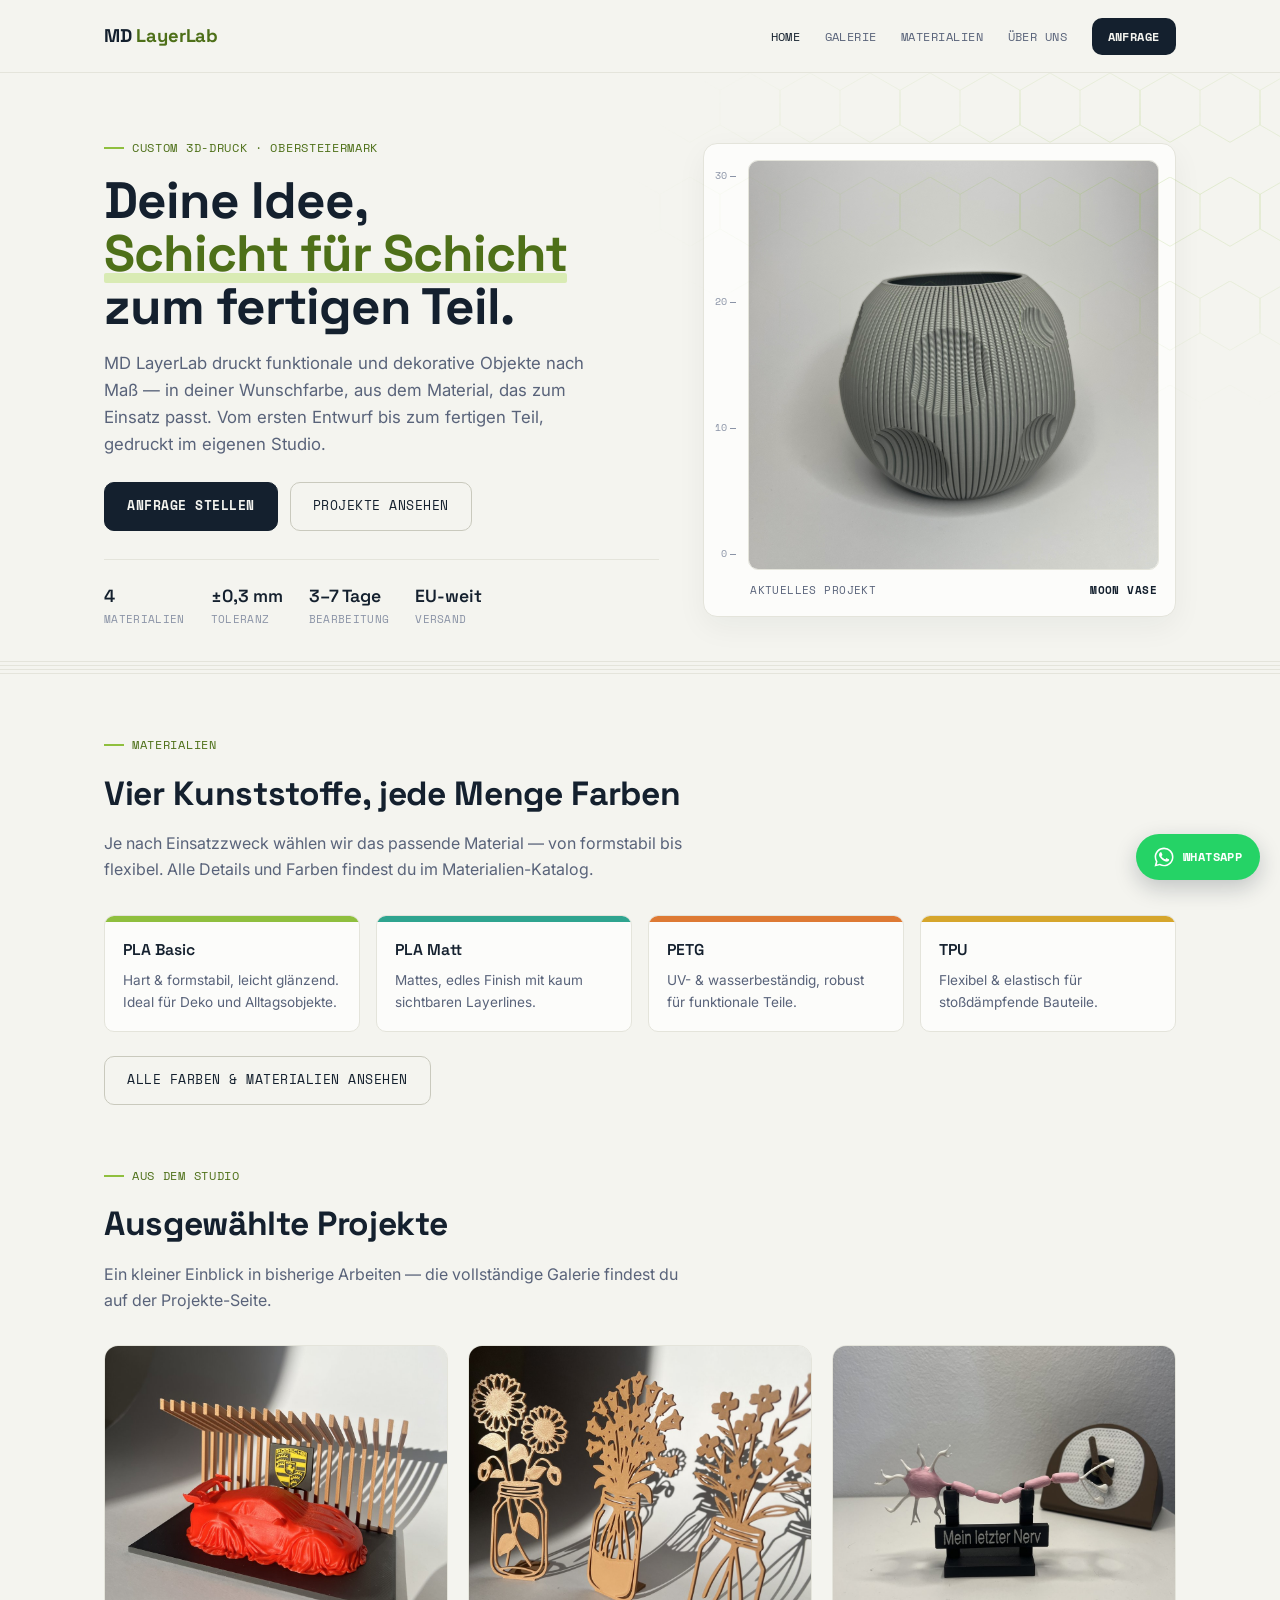
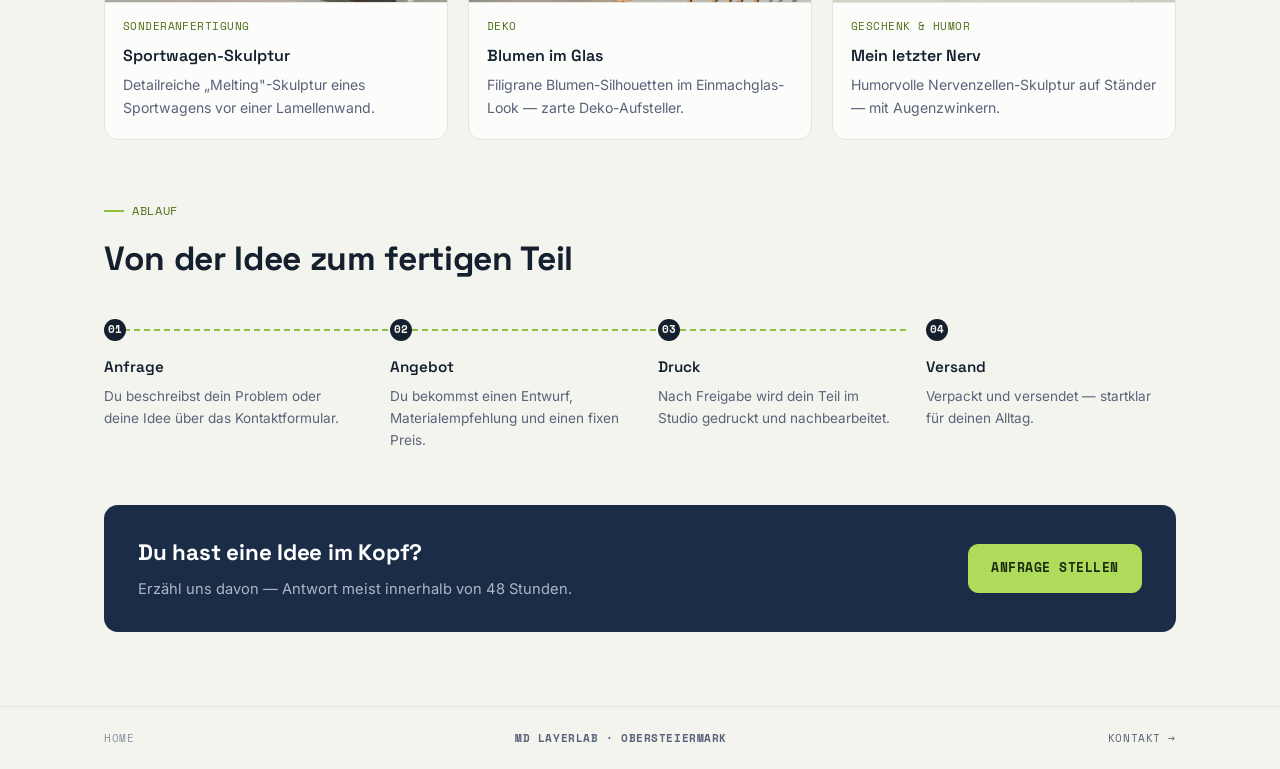
<file: index.html>
<!DOCTYPE html>
<html lang="de">
<head>
<meta charset="UTF-8">
<meta name="viewport" content="width=device-width, initial-scale=1.0">
<title>MD LayerLab — Individuelle 3D-Druck-Objekte auf Bestellung</title>
<meta name="description" content="MD LayerLab druckt funktionale und dekorative 3D-Objekte nach Maß — in deiner Wunschfarbe, aus dem passenden Material. Custom 3D-Druck aus der Obersteiermark.">
<link rel="stylesheet" href="style.css">
</head>
<body>

<header class="site-header">
  <div class="wrap">
    <a href="index.html" class="brand">MD&nbsp;<b>LayerLab</b></a>
    <button class="nav-toggle" aria-label="Menü öffnen" aria-expanded="false" id="navToggle"><span></span></button>
    <nav class="main-nav" id="mainNav">
      <ul>
        <li><a href="index.html" aria-current="page">Home</a></li>
        <li><a href="galerie.html">Galerie</a></li>
        <li><a href="materialien.html">Materialien</a></li>
        <li><a href="ueber-mich.html">Über uns</a></li>
        <li><a href="kontakt.html" class="nav-cta">Anfrage</a></li>
      </ul>
    </nav>
  </div>
</header>

<main>

  <section class="hero hex-field">
    <div class="wrap">
      <div>
        <span class="eyebrow">Custom 3D-Druck · Obersteiermark</span>
        <h1>Deine Idee,<br><em>Schicht für Schicht</em><br>zum fertigen Teil.</h1>
        <p class="lede">MD LayerLab druckt funktionale und dekorative Objekte nach Maß — in deiner Wunschfarbe, aus dem Material, das zum Einsatz passt. Vom ersten Entwurf bis zum fertigen Teil, gedruckt im eigenen Studio.</p>
        <div class="btn-row">
          <a href="kontakt.html" class="btn">Anfrage stellen</a>
          <a href="galerie.html" class="btn btn-ghost">Projekte ansehen</a>
        </div>
        <div class="spec-row">
          <div class="s"><div class="v">4</div><div class="k">Materialien</div></div>
          <div class="s"><div class="v">±0,3 mm</div><div class="k">Toleranz</div></div>
          <div class="s"><div class="v">3–7 Tage</div><div class="k">Bearbeitung</div></div>
          <div class="s"><div class="v">EU-weit</div><div class="k">Versand</div></div>
        </div>
      </div>

      <div class="bed">
        <div class="zscale"><span>30</span><span>20</span><span>10</span><span>0</span></div>
        <div class="bed-img"><img src="project_moon-vase.jpeg?v=2" alt="Moon Vase — gedruckt von MD LayerLab"></div>
        <div class="bed-bar"><span>Aktuelles Projekt</span><span><b>Moon Vase</b></span></div>
      </div>
    </div>
  </section>

  <div class="layer-divider"></div>

  <section class="section">
    <div class="wrap">
      <div class="section-head">
        <span class="eyebrow">Materialien</span>
        <h2>Vier Kunststoffe, jede Menge Farben</h2>
        <p>Je nach Einsatzzweck wählen wir das passende Material — von formstabil bis flexibel. Alle Details und Farben findest du im Materialien-Katalog.</p>
      </div>
      <div class="material-strip">
        <div class="m-card" style="--tag-color:#8FBF3E;"><div class="bar"></div><div class="in"><h3>PLA Basic</h3><p>Hart &amp; formstabil, leicht glänzend. Ideal für Deko und Alltagsobjekte.</p></div></div>
        <div class="m-card" style="--tag-color:#2FA48F;"><div class="bar"></div><div class="in"><h3>PLA Matt</h3><p>Mattes, edles Finish mit kaum sichtbaren Layerlines.</p></div></div>
        <div class="m-card" style="--tag-color:#DE7A34;"><div class="bar"></div><div class="in"><h3>PETG</h3><p>UV- &amp; wasserbeständig, robust für funktionale Teile.</p></div></div>
        <div class="m-card" style="--tag-color:#D6A62C;"><div class="bar"></div><div class="in"><h3>TPU</h3><p>Flexibel &amp; elastisch für stoßdämpfende Bauteile.</p></div></div>
      </div>
      <div style="margin-top:24px;">
        <a href="materialien.html" class="btn btn-ghost">Alle Farben &amp; Materialien ansehen</a>
      </div>
    </div>
  </section>

  <section class="section" style="padding-top:0;">
    <div class="wrap">
      <div class="section-head">
        <span class="eyebrow">Aus dem Studio</span>
        <h2>Ausgewählte Projekte</h2>
        <p>Ein kleiner Einblick in bisherige Arbeiten — die vollständige Galerie findest du auf der Projekte-Seite.</p>
      </div>
      <div class="grid">
        <div class="card">
          <div class="photo"><img src="project_porsche.jpeg?v=3" style="object-position:center 70%;" alt="Sportwagen-Skulptur im Melting-Look auf Lamellen-Display"></div>
          <div class="body"><span class="meta">Sonderanfertigung</span><h3>Sportwagen-Skulptur</h3><p>Detailreiche „Melting"-Skulptur eines Sportwagens vor einer Lamellenwand.</p></div>
        </div>
        <div class="card">
          <div class="photo"><img src="project_flowers.jpeg?v=2" alt="Filigrane Blumen-Silhouetten im Einmachglas-Look"></div>
          <div class="body"><span class="meta">Deko</span><h3>Blumen im Glas</h3><p>Filigrane Blumen-Silhouetten im Einmachglas-Look — zarte Deko-Aufsteller.</p></div>
        </div>
        <div class="card">
          <div class="photo"><img src="project_nerv.jpeg?v=2" alt="Humorvolle Nervenzellen-Skulptur mit Schriftzug Mein letzter Nerv"></div>
          <div class="body"><span class="meta">Geschenk &amp; Humor</span><h3>Mein letzter Nerv</h3><p>Humorvolle Nervenzellen-Skulptur auf Ständer — mit Augenzwinkern.</p></div>
        </div>
      </div>
    </div>
  </section>

  <section class="section" style="padding-top:0;">
    <div class="wrap">
      <div class="section-head">
        <span class="eyebrow">Ablauf</span>
        <h2>Von der Idee zum fertigen Teil</h2>
      </div>
      <div class="process">
        <div class="step"><span class="num">01</span><h4>Anfrage</h4><p>Du beschreibst dein Problem oder deine Idee über das Kontaktformular.</p></div>
        <div class="step"><span class="num">02</span><h4>Angebot</h4><p>Du bekommst einen Entwurf, Materialempfehlung und einen fixen Preis.</p></div>
        <div class="step"><span class="num">03</span><h4>Druck</h4><p>Nach Freigabe wird dein Teil im Studio gedruckt und nachbearbeitet.</p></div>
        <div class="step"><span class="num">04</span><h4>Versand</h4><p>Verpackt und versendet — startklar für deinen Alltag.</p></div>
      </div>
    </div>
  </section>

  <section class="section" style="padding-top:0;">
    <div class="wrap">
      <div class="cta-band">
        <div><h3>Du hast eine Idee im Kopf?</h3><p>Erzähl uns davon — Antwort meist innerhalb von 48 Stunden.</p></div>
        <a href="kontakt.html" class="btn btn-lime">Anfrage stellen</a>
      </div>
    </div>
  </section>

</main>

<footer class="site-footer">
  <div class="wrap">
    <span class="spec">Home</span>
    <span class="spec brand">MD LayerLab · Obersteiermark</span>
    <span class="spec"><a href="kontakt.html">Kontakt →</a></span>
  </div>
</footer>

<a href="https://wa.me/message/5LC736UJI4IAH1" class="float-cta wa" target="_blank" rel="noopener" aria-label="Chat auf WhatsApp">
  <svg viewBox="0 0 24 24" fill="currentColor" aria-hidden="true"><path d="M17.5 14.38c-.3-.15-1.76-.87-2.03-.97-.27-.1-.47-.15-.67.15-.2.3-.77.97-.94 1.16-.17.2-.35.22-.64.08-.3-.15-1.26-.47-2.4-1.48-.89-.8-1.49-1.77-1.66-2.07-.17-.3-.02-.46.13-.61.13-.13.3-.35.44-.52.15-.17.2-.3.3-.5.1-.2.05-.37-.02-.52-.08-.15-.67-1.62-.92-2.21-.24-.57-.49-.5-.67-.51h-.57c-.2 0-.52.07-.79.37-.27.3-1.04 1.02-1.04 2.48 0 1.46 1.06 2.87 1.21 3.07.15.2 2.1 3.2 5.08 4.49.71.3 1.26.49 1.69.63.71.22 1.36.19 1.87.12.57-.09 1.76-.72 2.01-1.42.25-.7.25-1.29.17-1.42-.07-.12-.27-.2-.57-.34zM12.05 21.5a9.4 9.4 0 0 1-4.8-1.31l-.34-.2-3.57.93.96-3.48-.23-.36a9.44 9.44 0 0 1-1.44-5.02c0-5.2 4.24-9.44 9.46-9.44 2.52 0 4.9.98 6.68 2.77a9.4 9.4 0 0 1 2.77 6.68c0 5.2-4.24 9.44-9.45 9.44zm8.04-17.49A11.34 11.34 0 0 0 12.05.5C5.8.5.72 5.58.72 11.83c0 2 .52 3.95 1.51 5.67L.63 23.5l6.13-1.6a11.32 11.32 0 0 0 5.29 1.34h.01c6.25 0 11.33-5.08 11.33-11.33 0-3.03-1.18-5.87-3.3-8.01z"/></svg>
  <span class="label">WhatsApp</span>
</a>

<script src="script.js"></script>
</body>
</html>
</file>
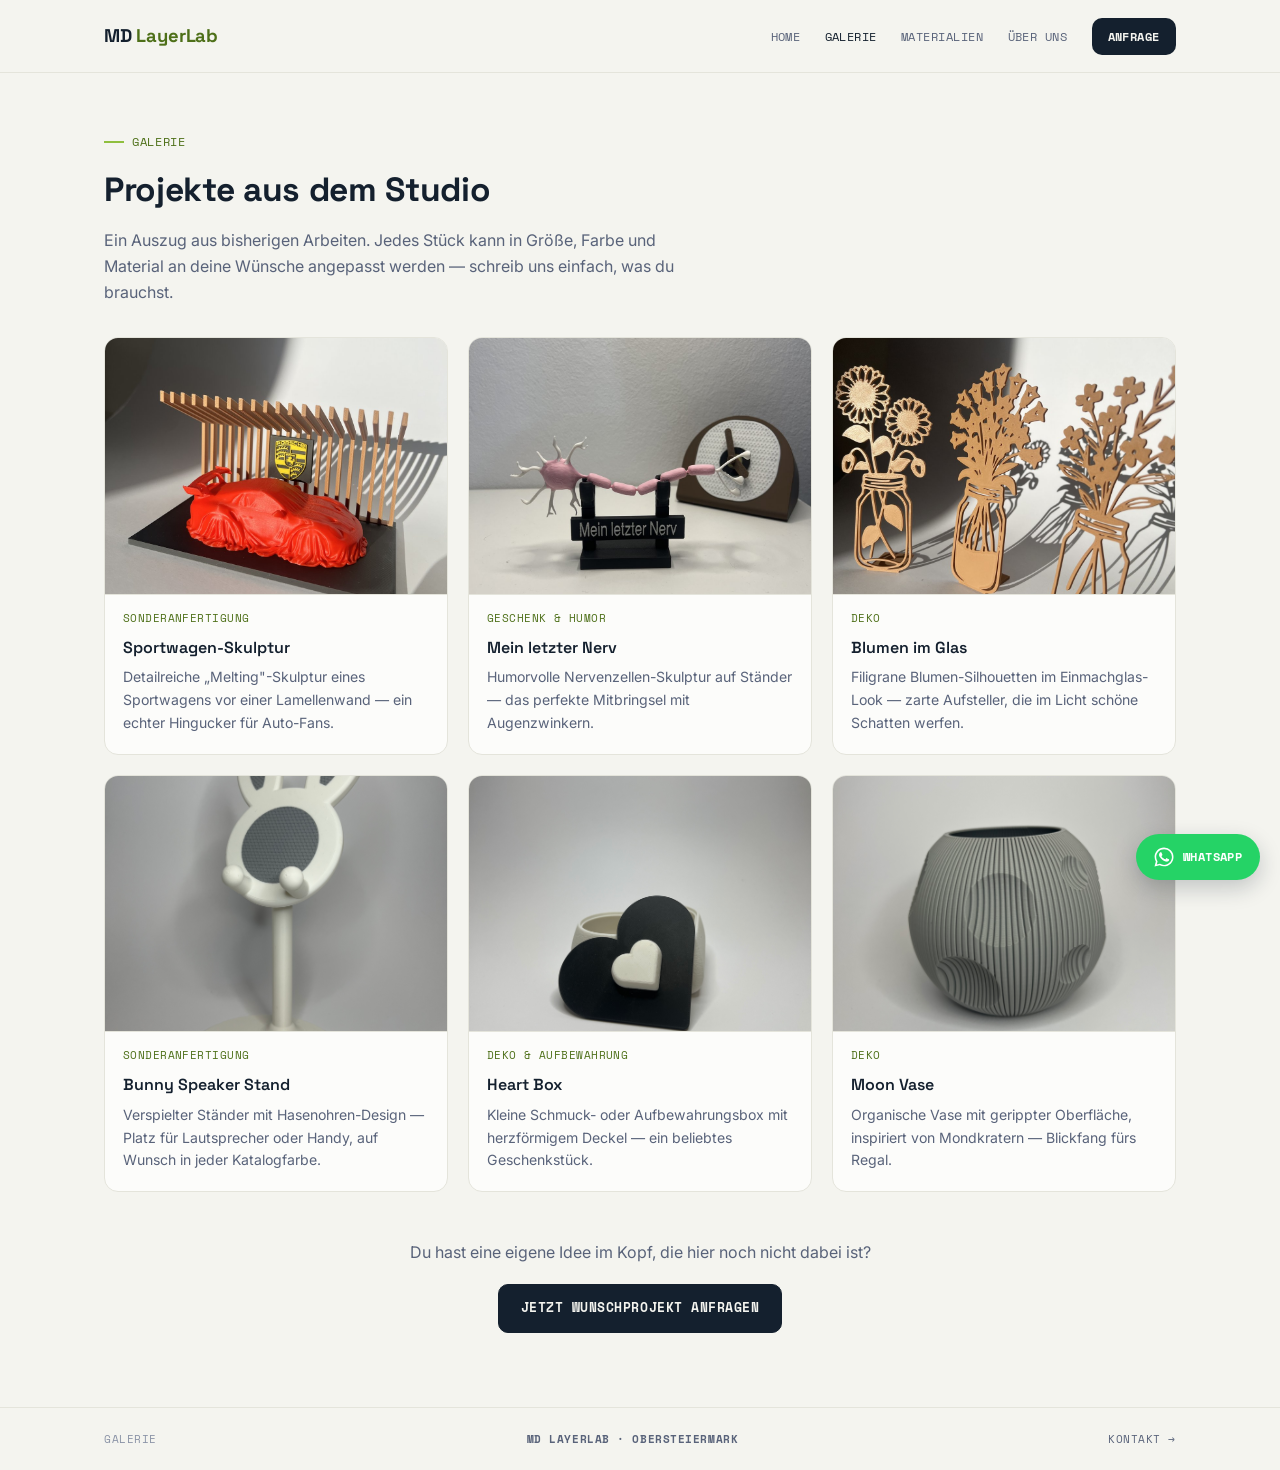
<file: galerie.html>
<!DOCTYPE html>
<html lang="de">
<head>
<meta charset="UTF-8">
<meta name="viewport" content="width=device-width, initial-scale=1.0">
<title>Galerie — MD LayerLab</title>
<meta name="description" content="Projekte aus dem MD LayerLab Studio — funktionale und dekorative 3D-Druck-Objekte, jedes in Größe, Farbe und Material anpassbar.">
<link rel="stylesheet" href="style.css">
</head>
<body>

<header class="site-header">
  <div class="wrap">
    <a href="index.html" class="brand">MD&nbsp;<b>LayerLab</b></a>
    <button class="nav-toggle" aria-label="Menü öffnen" aria-expanded="false" id="navToggle"><span></span></button>
    <nav class="main-nav" id="mainNav">
      <ul>
        <li><a href="index.html">Home</a></li>
        <li><a href="galerie.html" aria-current="page">Galerie</a></li>
        <li><a href="materialien.html">Materialien</a></li>
        <li><a href="ueber-mich.html">Über uns</a></li>
        <li><a href="kontakt.html" class="nav-cta">Anfrage</a></li>
      </ul>
    </nav>
  </div>
</header>

<main>
  <section class="section" style="padding-top:52px;">
    <div class="wrap">
      <div class="section-head">
        <span class="eyebrow">Galerie</span>
        <h2>Projekte aus dem Studio</h2>
        <p>Ein Auszug aus bisherigen Arbeiten. Jedes Stück kann in Größe, Farbe und Material an deine Wünsche angepasst werden — schreib uns einfach, was du brauchst.</p>
      </div>

      <div class="grid">
        <div class="card">
          <div class="photo"><img src="project_porsche.jpeg?v=3" style="object-position:center 70%;" alt="Sportwagen-Skulptur im Melting-Look auf Lamellen-Display"></div>
          <div class="body"><span class="meta">Sonderanfertigung</span><h3>Sportwagen-Skulptur</h3><p>Detailreiche „Melting"-Skulptur eines Sportwagens vor einer Lamellenwand — ein echter Hingucker für Auto-Fans.</p></div>
        </div>
        <div class="card">
          <div class="photo"><img src="project_nerv.jpeg?v=2" alt="Humorvolle Nervenzellen-Skulptur mit Schriftzug Mein letzter Nerv"></div>
          <div class="body"><span class="meta">Geschenk &amp; Humor</span><h3>Mein letzter Nerv</h3><p>Humorvolle Nervenzellen-Skulptur auf Ständer — das perfekte Mitbringsel mit Augenzwinkern.</p></div>
        </div>
        <div class="card">
          <div class="photo"><img src="project_flowers.jpeg?v=2" alt="Filigrane Blumen-Silhouetten im Einmachglas-Look"></div>
          <div class="body"><span class="meta">Deko</span><h3>Blumen im Glas</h3><p>Filigrane Blumen-Silhouetten im Einmachglas-Look — zarte Aufsteller, die im Licht schöne Schatten werfen.</p></div>
        </div>
        <div class="card">
          <div class="photo"><img src="project_bunny-stand.jpeg?v=2" alt="Hasenförmiger Lautsprecher-/Handyständer"></div>
          <div class="body"><span class="meta">Sonderanfertigung</span><h3>Bunny Speaker Stand</h3><p>Verspielter Ständer mit Hasenohren-Design — Platz für Lautsprecher oder Handy, auf Wunsch in jeder Katalogfarbe.</p></div>
        </div>
        <div class="card">
          <div class="photo"><img src="project_heart-box.jpeg?v=2" alt="Herzförmige Aufbewahrungsbox in Schwarz-Weiß"></div>
          <div class="body"><span class="meta">Deko &amp; Aufbewahrung</span><h3>Heart Box</h3><p>Kleine Schmuck- oder Aufbewahrungsbox mit herzförmigem Deckel — ein beliebtes Geschenkstück.</p></div>
        </div>
        <div class="card">
          <div class="photo"><img src="project_moon-vase.jpeg?v=2" alt="Vase mit Mondoberflächen-Textur"></div>
          <div class="body"><span class="meta">Deko</span><h3>Moon Vase</h3><p>Organische Vase mit gerippter Oberfläche, inspiriert von Mondkratern — Blickfang fürs Regal.</p></div>
        </div>
      </div>

      <div style="margin-top:48px; text-align:center;">
        <p style="color:var(--soft); margin-bottom:18px;">Du hast eine eigene Idee im Kopf, die hier noch nicht dabei ist?</p>
        <a href="kontakt.html" class="btn">Jetzt Wunschprojekt anfragen</a>
      </div>
    </div>
  </section>
</main>

<footer class="site-footer">
  <div class="wrap">
    <span class="spec">Galerie</span>
    <span class="spec brand">MD LayerLab · Obersteiermark</span>
    <span class="spec"><a href="kontakt.html">Kontakt →</a></span>
  </div>
</footer>

<a href="https://wa.me/message/5LC736UJI4IAH1" class="float-cta wa" target="_blank" rel="noopener" aria-label="Chat auf WhatsApp">
  <svg viewBox="0 0 24 24" fill="currentColor" aria-hidden="true"><path d="M17.5 14.38c-.3-.15-1.76-.87-2.03-.97-.27-.1-.47-.15-.67.15-.2.3-.77.97-.94 1.16-.17.2-.35.22-.64.08-.3-.15-1.26-.47-2.4-1.48-.89-.8-1.49-1.77-1.66-2.07-.17-.3-.02-.46.13-.61.13-.13.3-.35.44-.52.15-.17.2-.3.3-.5.1-.2.05-.37-.02-.52-.08-.15-.67-1.62-.92-2.21-.24-.57-.49-.5-.67-.51h-.57c-.2 0-.52.07-.79.37-.27.3-1.04 1.02-1.04 2.48 0 1.46 1.06 2.87 1.21 3.07.15.2 2.1 3.2 5.08 4.49.71.3 1.26.49 1.69.63.71.22 1.36.19 1.87.12.57-.09 1.76-.72 2.01-1.42.25-.7.25-1.29.17-1.42-.07-.12-.27-.2-.57-.34zM12.05 21.5a9.4 9.4 0 0 1-4.8-1.31l-.34-.2-3.57.93.96-3.48-.23-.36a9.44 9.44 0 0 1-1.44-5.02c0-5.2 4.24-9.44 9.46-9.44 2.52 0 4.9.98 6.68 2.77a9.4 9.4 0 0 1 2.77 6.68c0 5.2-4.24 9.44-9.45 9.44zm8.04-17.49A11.34 11.34 0 0 0 12.05.5C5.8.5.72 5.58.72 11.83c0 2 .52 3.95 1.51 5.67L.63 23.5l6.13-1.6a11.32 11.32 0 0 0 5.29 1.34h.01c6.25 0 11.33-5.08 11.33-11.33 0-3.03-1.18-5.87-3.3-8.01z"/></svg>
  <span class="label">WhatsApp</span>
</a>

<script src="script.js"></script>
</body>
</html>
</file>
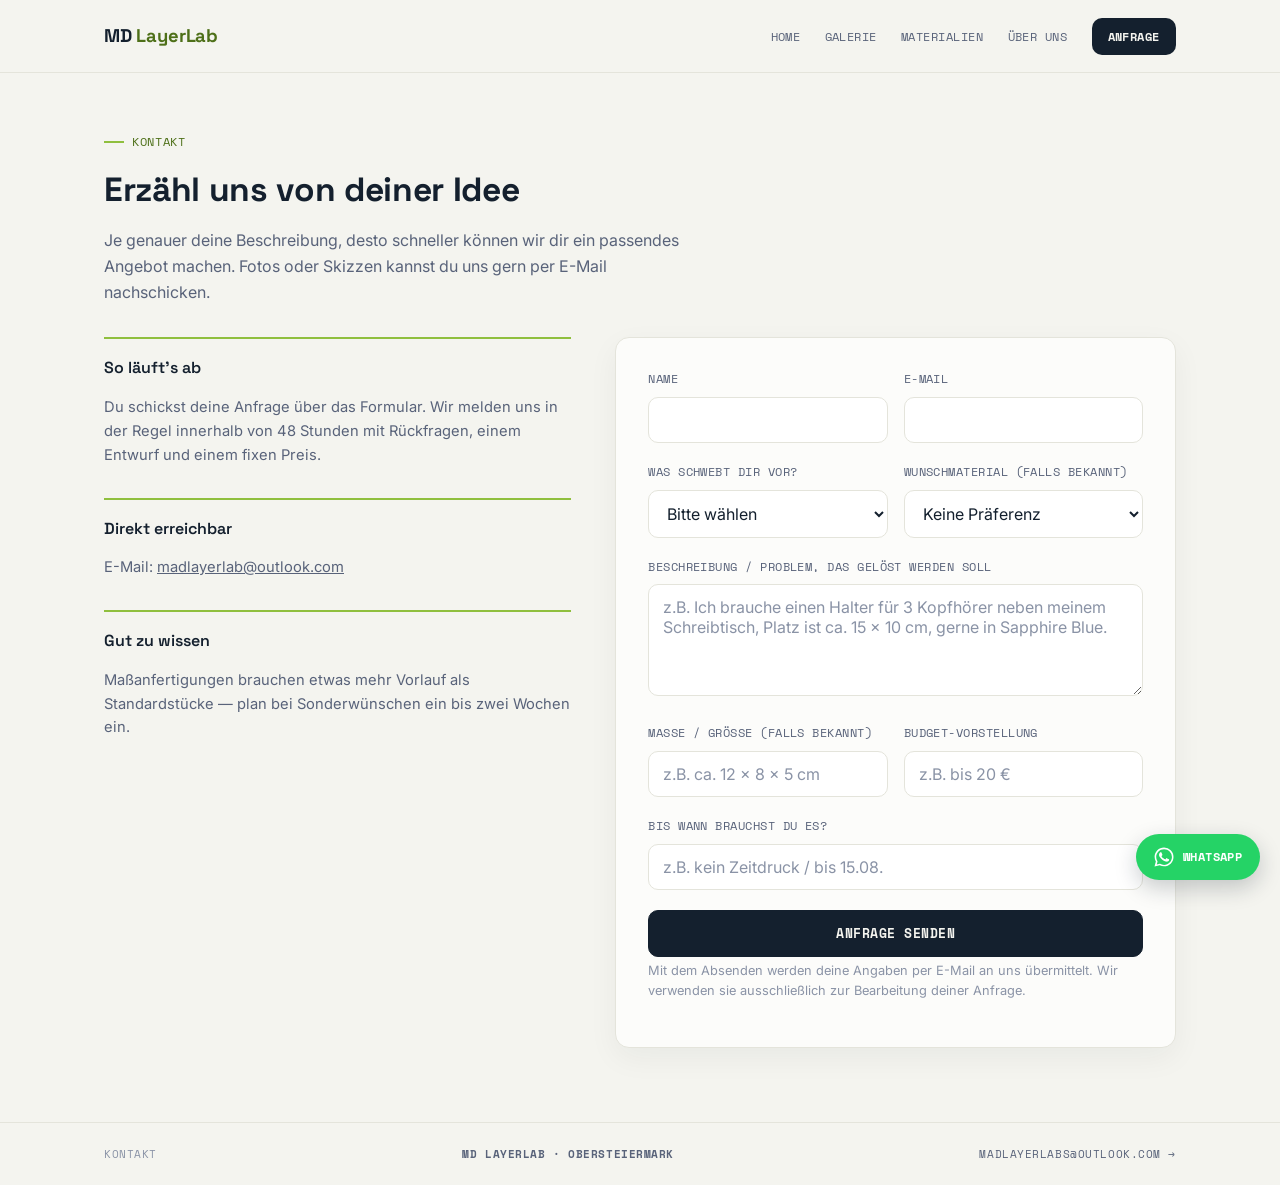
<file: kontakt.html>
<!DOCTYPE html>
<html lang="de">
<head>
<meta charset="UTF-8">
<meta name="viewport" content="width=device-width, initial-scale=1.0">
<title>Kontakt &amp; Anfrage — MD LayerLab</title>
<meta name="description" content="Erzähl uns von deiner Idee — MD LayerLab meldet sich meist innerhalb von 48 Stunden mit Entwurf, Materialempfehlung und fixem Preis.">
<link rel="stylesheet" href="style.css">
</head>
<body>

<header class="site-header">
  <div class="wrap">
    <a href="index.html" class="brand">MD&nbsp;<b>LayerLab</b></a>
    <button class="nav-toggle" aria-label="Menü öffnen" aria-expanded="false" id="navToggle"><span></span></button>
    <nav class="main-nav" id="mainNav">
      <ul>
        <li><a href="index.html">Home</a></li>
        <li><a href="galerie.html">Galerie</a></li>
        <li><a href="materialien.html">Materialien</a></li>
        <li><a href="ueber-mich.html">Über uns</a></li>
        <li><a href="kontakt.html" class="nav-cta" aria-current="page">Anfrage</a></li>
      </ul>
    </nav>
  </div>
</header>

<main>
  <section class="section" style="padding-top:52px;">
    <div class="wrap">
      <div class="section-head">
        <span class="eyebrow">Kontakt</span>
        <h2>Erzähl uns von deiner Idee</h2>
        <p>Je genauer deine Beschreibung, desto schneller können wir dir ein passendes Angebot machen. Fotos oder Skizzen kannst du uns gern per E-Mail nachschicken.</p>
      </div>

      <div class="contact-layout">

        <div>
          <div class="info-block">
            <h3>So läuft's ab</h3>
            <p>Du schickst deine Anfrage über das Formular. Wir melden uns in der Regel innerhalb von 48 Stunden mit Rückfragen, einem Entwurf und einem fixen Preis.</p>
          </div>
          <div class="info-block">
            <h3>Direkt erreichbar</h3>
            <p>E-Mail: <a href="mailto:madlayerlabs@outlook.com">madlayerlab@outlook.com</a></p>
          </div>
          <div class="info-block">
            <h3>Gut zu wissen</h3>
            <p>Maßanfertigungen brauchen etwas mehr Vorlauf als Standardstücke — plan bei Sonderwünschen ein bis zwei Wochen ein.</p>
          </div>
        </div>

        <div class="form-panel">
          <form id="orderForm" action="https://formspree.io/f/xlgqjzzz" method="POST">

            <div class="field-row">
              <div class="field">
                <label for="name">Name</label>
                <input type="text" id="name" name="name" required autocomplete="name">
              </div>
              <div class="field">
                <label for="email">E-Mail</label>
                <input type="email" id="email" name="email" required autocomplete="email">
              </div>
            </div>

            <div class="field-row">
              <div class="field">
                <label for="produkt">Was schwebt dir vor?</label>
                <select id="produkt" name="produktkategorie" required>
                  <option value="" disabled selected>Bitte wählen</option>
                  <option value="Funktionales Gadget">Funktionales Gadget (Organizer, Halter, …)</option>
                  <option value="Deko-Objekt">Deko-Objekt</option>
                  <option value="Geschenk / Sonderanfertigung">Geschenk / Sonderanfertigung</option>
                  <option value="Individuelle Idee">Individuelle Idee</option>
                </select>
              </div>
              <div class="field">
                <label for="material">Wunschmaterial (falls bekannt)</label>
                <select id="material" name="material">
                  <option value="" selected>Keine Präferenz</option>
                  <option value="PLA Basic">PLA Basic</option>
                  <option value="PLA Matt">PLA Matt</option>
                  <option value="PETG">PETG</option>
                  <option value="TPU">TPU</option>
                </select>
              </div>
            </div>

            <div class="field">
              <label for="beschreibung">Beschreibung / Problem, das gelöst werden soll</label>
              <textarea id="beschreibung" name="beschreibung" required placeholder="z.B. Ich brauche einen Halter für 3 Kopfhörer neben meinem Schreibtisch, Platz ist ca. 15 x 10 cm, gerne in Sapphire Blue."></textarea>
            </div>

            <div class="field-row">
              <div class="field">
                <label for="masse">Maße / Größe (falls bekannt)</label>
                <input type="text" id="masse" name="masse" placeholder="z.B. ca. 12 x 8 x 5 cm">
              </div>
              <div class="field">
                <label for="budget">Budget-Vorstellung</label>
                <input type="text" id="budget" name="budget" placeholder="z.B. bis 20 €">
              </div>
            </div>

            <div class="field">
              <label for="zeitrahmen">Bis wann brauchst du es?</label>
              <input type="text" id="zeitrahmen" name="zeitrahmen" placeholder="z.B. kein Zeitdruck / bis 15.08.">
            </div>

            <button type="submit" class="btn" style="width:100%; justify-content:center;">Anfrage senden</button>
            <p class="form-note">Mit dem Absenden werden deine Angaben per E-Mail an uns übermittelt. Wir verwenden sie ausschließlich zur Bearbeitung deiner Anfrage.</p>

            <div class="form-status" id="formStatus" role="status"></div>
          </form>
        </div>

      </div>
    </div>
  </section>
</main>

<footer class="site-footer">
  <div class="wrap">
    <span class="spec">Kontakt</span>
    <span class="spec brand">MD LayerLab · Obersteiermark</span>
    <span class="spec"><a href="mailto:madlayerlabs@outlook.com">madlayerlabs@outlook.com →</a></span>
  </div>
</footer>

<a href="https://wa.me/message/5LC736UJI4IAH1" class="float-cta wa" target="_blank" rel="noopener" aria-label="Chat auf WhatsApp">
  <svg viewBox="0 0 24 24" fill="currentColor" aria-hidden="true"><path d="M17.5 14.38c-.3-.15-1.76-.87-2.03-.97-.27-.1-.47-.15-.67.15-.2.3-.77.97-.94 1.16-.17.2-.35.22-.64.08-.3-.15-1.26-.47-2.4-1.48-.89-.8-1.49-1.77-1.66-2.07-.17-.3-.02-.46.13-.61.13-.13.3-.35.44-.52.15-.17.2-.3.3-.5.1-.2.05-.37-.02-.52-.08-.15-.67-1.62-.92-2.21-.24-.57-.49-.5-.67-.51h-.57c-.2 0-.52.07-.79.37-.27.3-1.04 1.02-1.04 2.48 0 1.46 1.06 2.87 1.21 3.07.15.2 2.1 3.2 5.08 4.49.71.3 1.26.49 1.69.63.71.22 1.36.19 1.87.12.57-.09 1.76-.72 2.01-1.42.25-.7.25-1.29.17-1.42-.07-.12-.27-.2-.57-.34zM12.05 21.5a9.4 9.4 0 0 1-4.8-1.31l-.34-.2-3.57.93.96-3.48-.23-.36a9.44 9.44 0 0 1-1.44-5.02c0-5.2 4.24-9.44 9.46-9.44 2.52 0 4.9.98 6.68 2.77a9.4 9.4 0 0 1 2.77 6.68c0 5.2-4.24 9.44-9.45 9.44zm8.04-17.49A11.34 11.34 0 0 0 12.05.5C5.8.5.72 5.58.72 11.83c0 2 .52 3.95 1.51 5.67L.63 23.5l6.13-1.6a11.32 11.32 0 0 0 5.29 1.34h.01c6.25 0 11.33-5.08 11.33-11.33 0-3.03-1.18-5.87-3.3-8.01z"/></svg>
  <span class="label">WhatsApp</span>
</a>

<script src="script.js"></script>
</body>
</html>
</file>
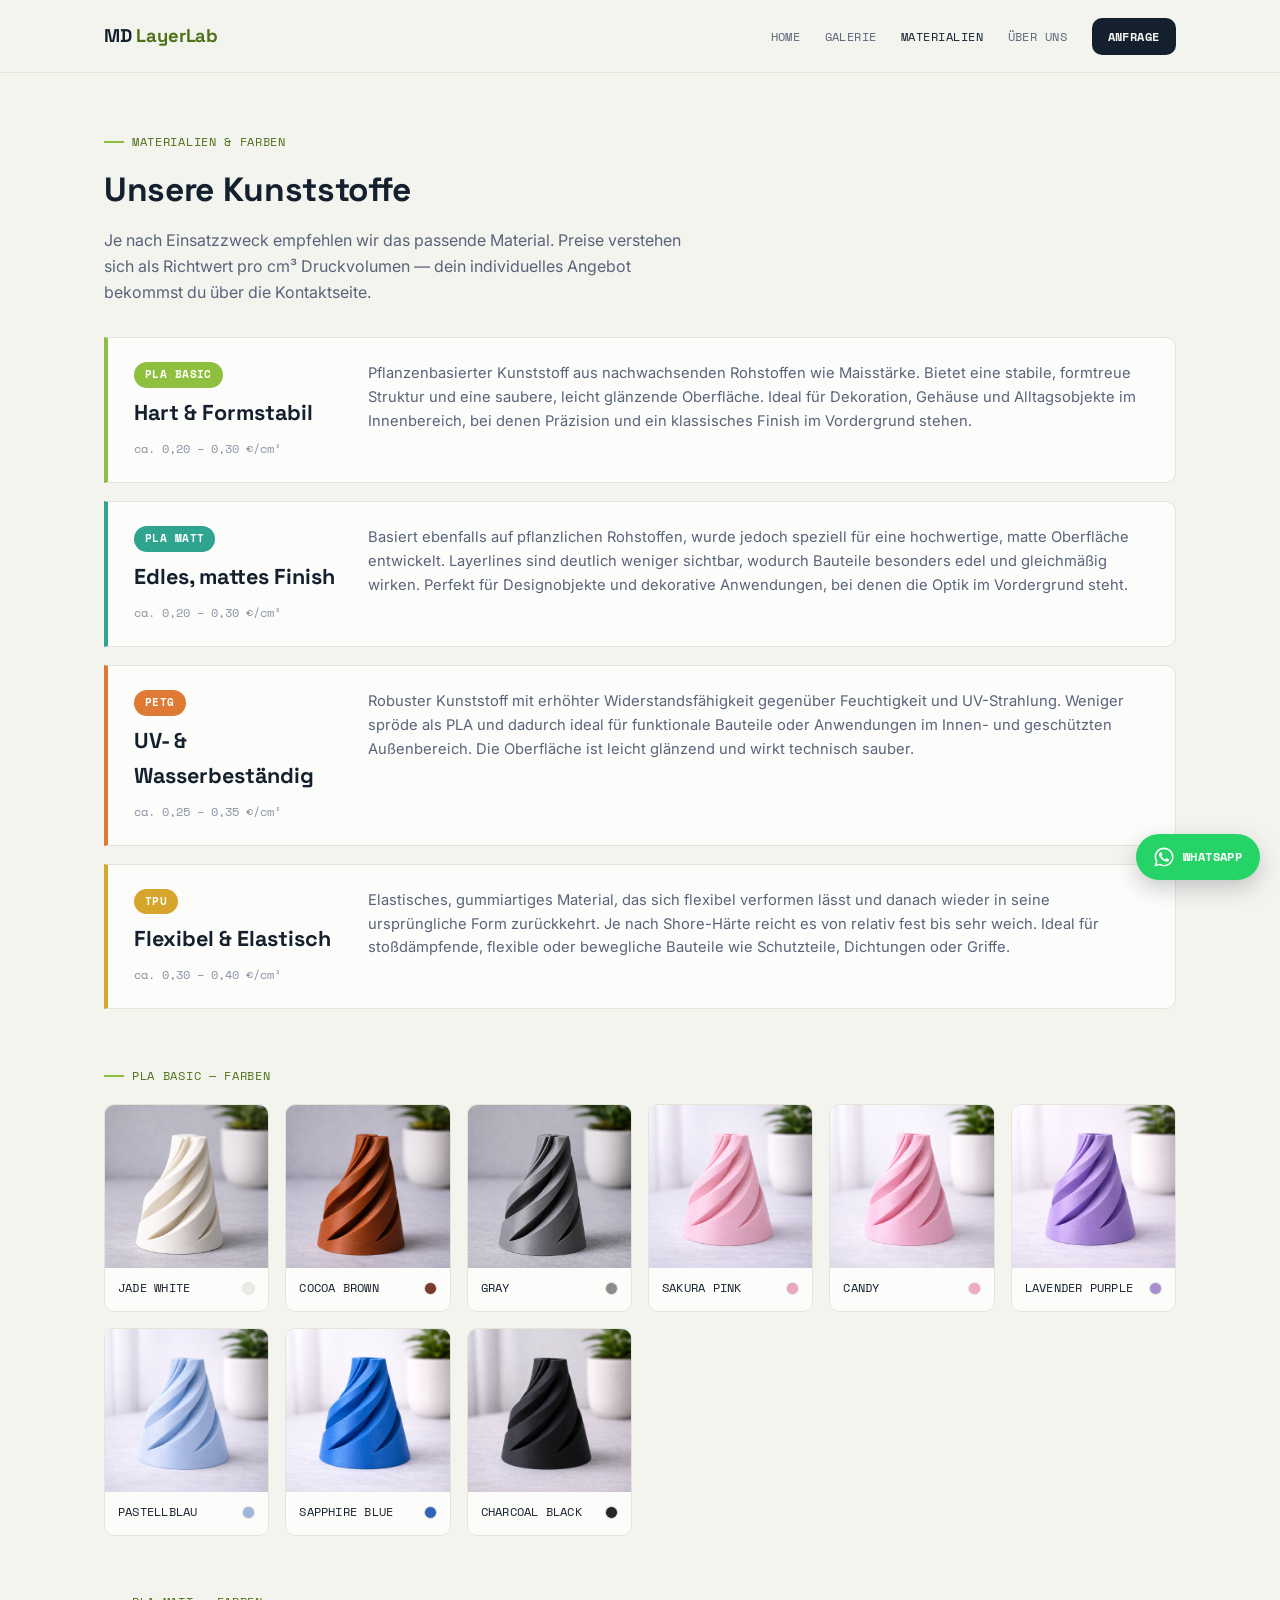
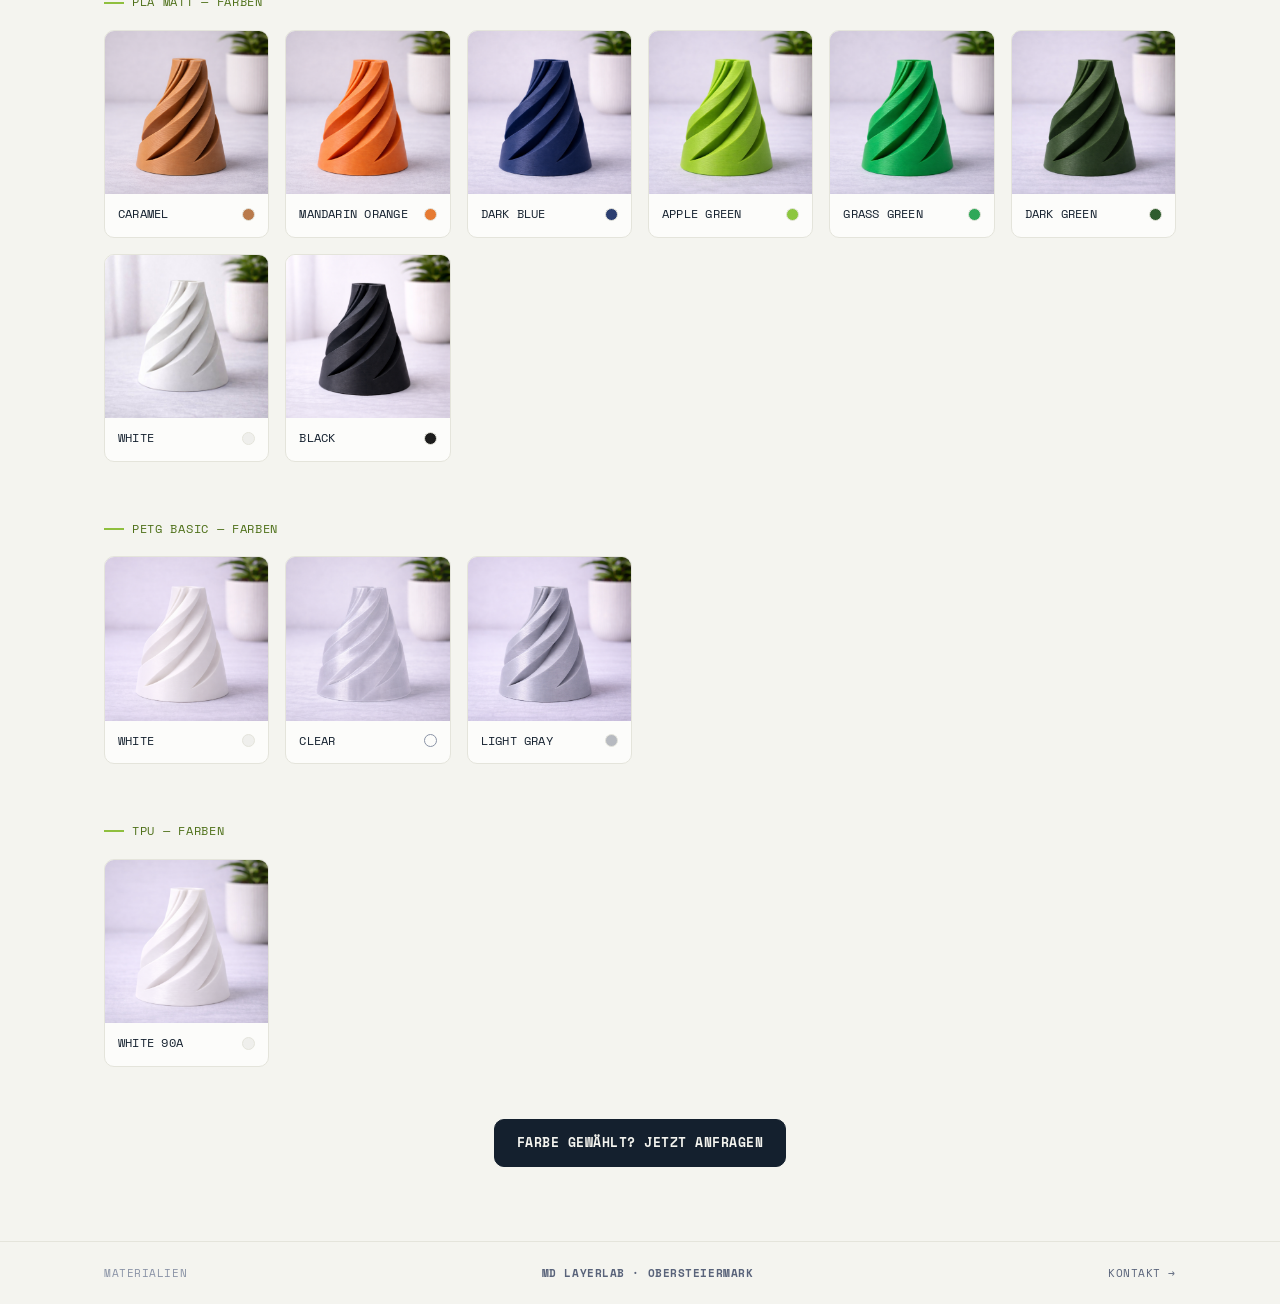
<file: materialien.html>
<!DOCTYPE html>
<html lang="de">
<head>
<meta charset="UTF-8">
<meta name="viewport" content="width=device-width, initial-scale=1.0">
<title>Materialien &amp; Farben — MD LayerLab</title>
<meta name="description" content="Unsere 3D-Druck-Materialien im Überblick: PLA Basic, PLA Matt, PETG und TPU — mit Eigenschaften, Richtpreisen und der vollen Farbpalette.">
<link rel="stylesheet" href="style.css">
</head>
<body>

<header class="site-header">
  <div class="wrap">
    <a href="index.html" class="brand">MD&nbsp;<b>LayerLab</b></a>
    <button class="nav-toggle" aria-label="Menü öffnen" aria-expanded="false" id="navToggle"><span></span></button>
    <nav class="main-nav" id="mainNav">
      <ul>
        <li><a href="index.html">Home</a></li>
        <li><a href="galerie.html">Galerie</a></li>
        <li><a href="materialien.html" aria-current="page">Materialien</a></li>
        <li><a href="ueber-mich.html">Über uns</a></li>
        <li><a href="kontakt.html" class="nav-cta">Anfrage</a></li>
      </ul>
    </nav>
  </div>
</header>

<main>
  <section class="section" style="padding-top:52px;">
    <div class="wrap">
      <div class="section-head">
        <span class="eyebrow">Materialien &amp; Farben</span>
        <h2>Unsere Kunststoffe</h2>
        <p>Je nach Einsatzzweck empfehlen wir das passende Material. Preise verstehen sich als Richtwert pro cm³ Druckvolumen — dein individuelles Angebot bekommst du über die Kontaktseite.</p>
      </div>

      <div class="material-intro-grid">

        <div class="material-intro-card" style="--tag-color:#8FBF3E;">
          <div class="m-head">
            <span class="material-tag">PLA Basic</span>
            <span class="m-name">Hart &amp; Formstabil</span>
            <span class="material-price">ca. 0,20 – 0,30 €/cm³</span>
          </div>
          <p class="desc">Pflanzenbasierter Kunststoff aus nachwachsenden Rohstoffen wie Maisstärke. Bietet eine stabile, formtreue Struktur und eine saubere, leicht glänzende Oberfläche. Ideal für Dekoration, Gehäuse und Alltagsobjekte im Innenbereich, bei denen Präzision und ein klassisches Finish im Vordergrund stehen.</p>
        </div>

        <div class="material-intro-card" style="--tag-color:#2FA48F;">
          <div class="m-head">
            <span class="material-tag">PLA Matt</span>
            <span class="m-name">Edles, mattes Finish</span>
            <span class="material-price">ca. 0,20 – 0,30 €/cm³</span>
          </div>
          <p class="desc">Basiert ebenfalls auf pflanzlichen Rohstoffen, wurde jedoch speziell für eine hochwertige, matte Oberfläche entwickelt. Layerlines sind deutlich weniger sichtbar, wodurch Bauteile besonders edel und gleichmäßig wirken. Perfekt für Designobjekte und dekorative Anwendungen, bei denen die Optik im Vordergrund steht.</p>
        </div>

        <div class="material-intro-card" style="--tag-color:#DE7A34;">
          <div class="m-head">
            <span class="material-tag">PETG</span>
            <span class="m-name">UV- &amp; Wasserbeständig</span>
            <span class="material-price">ca. 0,25 – 0,35 €/cm³</span>
          </div>
          <p class="desc">Robuster Kunststoff mit erhöhter Widerstandsfähigkeit gegenüber Feuchtigkeit und UV-Strahlung. Weniger spröde als PLA und dadurch ideal für funktionale Bauteile oder Anwendungen im Innen- und geschützten Außenbereich. Die Oberfläche ist leicht glänzend und wirkt technisch sauber.</p>
        </div>

        <div class="material-intro-card" style="--tag-color:#D6A62C;">
          <div class="m-head">
            <span class="material-tag">TPU</span>
            <span class="m-name">Flexibel &amp; Elastisch</span>
            <span class="material-price">ca. 0,30 – 0,40 €/cm³</span>
          </div>
          <p class="desc">Elastisches, gummiartiges Material, das sich flexibel verformen lässt und danach wieder in seine ursprüngliche Form zurückkehrt. Je nach Shore-Härte reicht es von relativ fest bis sehr weich. Ideal für stoßdämpfende, flexible oder bewegliche Bauteile wie Schutzteile, Dichtungen oder Griffe.</p>
        </div>

      </div>

      <!-- PLA BASIC -->
      <div class="eyebrow" style="margin-bottom:18px;">PLA Basic — Farben</div>
      <div class="swatch-row">
        <div class="swatch"><div class="photo"><img src="swatch_jade-white.png?v=2" alt="PLA Basic Jade White"></div><div class="label"><span class="name">Jade White</span><span class="dot" style="background:#EDEAE3;"></span></div></div>
        <div class="swatch"><div class="photo"><img src="swatch_cocoa-brown.jpeg?v=4" alt="PLA Basic Cocoa Brown"></div><div class="label"><span class="name">Cocoa Brown</span><span class="dot" style="background:#7A3B2E;"></span></div></div>
        <div class="swatch"><div class="photo"><img src="swatch_gray.png?v=2" alt="PLA Basic Gray"></div><div class="label"><span class="name">Gray</span><span class="dot" style="background:#8C8C8C;"></span></div></div>
        <div class="swatch"><div class="photo"><img src="swatch_sakura-pink.png?v=2" alt="PLA Basic Sakura Pink"></div><div class="label"><span class="name">Sakura Pink</span><span class="dot" style="background:#E9A8C0;"></span></div></div>
        <div class="swatch"><div class="photo"><img src="swatch_candy.png?v=2" alt="PLA Basic Candy"></div><div class="label"><span class="name">Candy</span><span class="dot" style="background:#F0A9C3;"></span></div></div>
        <div class="swatch"><div class="photo"><img src="swatch_lavender-purple.png?v=2" alt="PLA Basic Lavender Purple"></div><div class="label"><span class="name">Lavender Purple</span><span class="dot" style="background:#A98FD1;"></span></div></div>
        <div class="swatch"><div class="photo"><img src="swatch_pastellblau.jpeg?v=4" alt="PLA Basic Pastellblau"></div><div class="label"><span class="name">Pastellblau</span><span class="dot" style="background:#9FB6DE;"></span></div></div>
        <div class="swatch"><div class="photo"><img src="swatch_sapphire-blue.jpeg?v=4" alt="PLA Basic Sapphire Blue"></div><div class="label"><span class="name">Sapphire Blue</span><span class="dot" style="background:#2E63B8;"></span></div></div>
        <div class="swatch"><div class="photo"><img src="swatch_charcoal-black.jpeg?v=4" alt="PLA Basic Charcoal Black"></div><div class="label"><span class="name">Charcoal Black</span><span class="dot" style="background:#26282B;"></span></div></div>
      </div>

      <!-- PLA MATT -->
      <div class="eyebrow" style="margin-bottom:18px;">PLA Matt — Farben</div>
      <div class="swatch-row">
        <div class="swatch"><div class="photo"><img src="swatch_caramel.png?v=2" alt="PLA Matt Caramel"></div><div class="label"><span class="name">Caramel</span><span class="dot" style="background:#B97A4B;"></span></div></div>
        <div class="swatch"><div class="photo"><img src="swatch_mandarin-orange.png?v=2" alt="PLA Matt Mandarin Orange"></div><div class="label"><span class="name">Mandarin Orange</span><span class="dot" style="background:#E67A32;"></span></div></div>
        <div class="swatch"><div class="photo"><img src="swatch_dark-blue.png?v=2" alt="PLA Matt Dark Blue"></div><div class="label"><span class="name">Dark Blue</span><span class="dot" style="background:#2C3E70;"></span></div></div>
        <div class="swatch"><div class="photo"><img src="swatch_apple-green.png?v=2" alt="PLA Matt Apple Green"></div><div class="label"><span class="name">Apple Green</span><span class="dot" style="background:#8CC63F;"></span></div></div>
        <div class="swatch"><div class="photo"><img src="swatch_grass-green.png?v=2" alt="PLA Matt Grass Green"></div><div class="label"><span class="name">Grass Green</span><span class="dot" style="background:#2FA858;"></span></div></div>
        <div class="swatch"><div class="photo"><img src="swatch_dark-green.png?v=2" alt="PLA Matt Dark Green"></div><div class="label"><span class="name">Dark Green</span><span class="dot" style="background:#2E5C2E;"></span></div></div>
        <div class="swatch"><div class="photo"><img src="swatch_matt-white.jpeg?v=4" alt="PLA Matt White"></div><div class="label"><span class="name">White</span><span class="dot" style="background:#EFEFEC;"></span></div></div>
        <div class="swatch"><div class="photo"><img src="swatch_matt-black.png?v=2" alt="PLA Matt Black"></div><div class="label"><span class="name">Black</span><span class="dot" style="background:#1C1C1C;"></span></div></div>
      </div>

      <!-- PETG -->
      <div class="eyebrow" style="margin-bottom:18px;">PETG Basic — Farben</div>
      <div class="swatch-row">
        <div class="swatch"><div class="photo"><img src="swatch_petg-white.png?v=2" alt="PETG White"></div><div class="label"><span class="name">White</span><span class="dot" style="background:#EFEFEC;"></span></div></div>
        <div class="swatch"><div class="photo"><img src="swatch_petg-clear.png?v=2" alt="PETG Clear"></div><div class="label"><span class="name">Clear</span><span class="dot" style="background:transparent; border:1px solid var(--faint);"></span></div></div>
        <div class="swatch"><div class="photo"><img src="swatch_petg-light-gray.png?v=2" alt="PETG Light Gray"></div><div class="label"><span class="name">Light Gray</span><span class="dot" style="background:#B7BAC0;"></span></div></div>
      </div>

      <!-- TPU -->
      <div class="eyebrow" style="margin-bottom:18px;">TPU — Farben</div>
      <div class="swatch-row" style="margin-bottom:0;">
        <div class="swatch"><div class="photo"><img src="swatch_tpu-white90a.png?v=2" alt="TPU White 90A"></div><div class="label"><span class="name">White 90A</span><span class="dot" style="background:#EFEFEC;"></span></div></div>
      </div>

      <div style="margin-top:52px; text-align:center;">
        <a href="kontakt.html" class="btn">Farbe gewählt? Jetzt anfragen</a>
      </div>

    </div>
  </section>
</main>

<footer class="site-footer">
  <div class="wrap">
    <span class="spec">Materialien</span>
    <span class="spec brand">MD LayerLab · Obersteiermark</span>
    <span class="spec"><a href="kontakt.html">Kontakt →</a></span>
  </div>
</footer>

<a href="https://wa.me/message/5LC736UJI4IAH1" class="float-cta wa" target="_blank" rel="noopener" aria-label="Chat auf WhatsApp">
  <svg viewBox="0 0 24 24" fill="currentColor" aria-hidden="true"><path d="M17.5 14.38c-.3-.15-1.76-.87-2.03-.97-.27-.1-.47-.15-.67.15-.2.3-.77.97-.94 1.16-.17.2-.35.22-.64.08-.3-.15-1.26-.47-2.4-1.48-.89-.8-1.49-1.77-1.66-2.07-.17-.3-.02-.46.13-.61.13-.13.3-.35.44-.52.15-.17.2-.3.3-.5.1-.2.05-.37-.02-.52-.08-.15-.67-1.62-.92-2.21-.24-.57-.49-.5-.67-.51h-.57c-.2 0-.52.07-.79.37-.27.3-1.04 1.02-1.04 2.48 0 1.46 1.06 2.87 1.21 3.07.15.2 2.1 3.2 5.08 4.49.71.3 1.26.49 1.69.63.71.22 1.36.19 1.87.12.57-.09 1.76-.72 2.01-1.42.25-.7.25-1.29.17-1.42-.07-.12-.27-.2-.57-.34zM12.05 21.5a9.4 9.4 0 0 1-4.8-1.31l-.34-.2-3.57.93.96-3.48-.23-.36a9.44 9.44 0 0 1-1.44-5.02c0-5.2 4.24-9.44 9.46-9.44 2.52 0 4.9.98 6.68 2.77a9.4 9.4 0 0 1 2.77 6.68c0 5.2-4.24 9.44-9.45 9.44zm8.04-17.49A11.34 11.34 0 0 0 12.05.5C5.8.5.72 5.58.72 11.83c0 2 .52 3.95 1.51 5.67L.63 23.5l6.13-1.6a11.32 11.32 0 0 0 5.29 1.34h.01c6.25 0 11.33-5.08 11.33-11.33 0-3.03-1.18-5.87-3.3-8.01z"/></svg>
  <span class="label">WhatsApp</span>
</a>

<script src="script.js"></script>
</body>
</html>
</file>
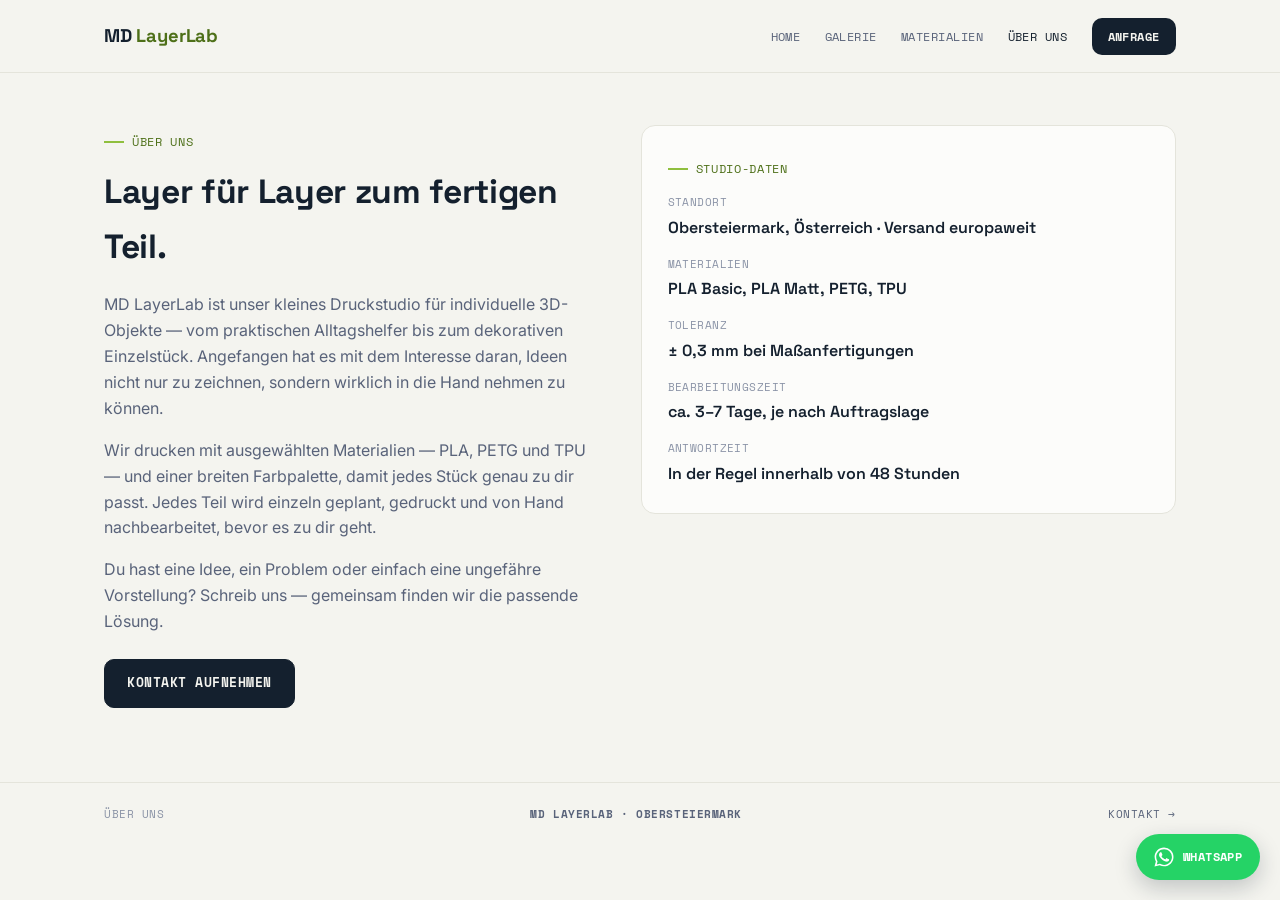
<file: ueber-mich.html>
<!DOCTYPE html>
<html lang="de">
<head>
<meta charset="UTF-8">
<meta name="viewport" content="width=device-width, initial-scale=1.0">
<title>Über uns — MD LayerLab</title>
<meta name="description" content="MD LayerLab ist ein kleines Druckstudio für individuelle 3D-Objekte aus der Obersteiermark — geplant, gedruckt und von Hand nachbearbeitet.">
<link rel="stylesheet" href="style.css">
</head>
<body>

<header class="site-header">
  <div class="wrap">
    <a href="index.html" class="brand">MD&nbsp;<b>LayerLab</b></a>
    <button class="nav-toggle" aria-label="Menü öffnen" aria-expanded="false" id="navToggle"><span></span></button>
    <nav class="main-nav" id="mainNav">
      <ul>
        <li><a href="index.html">Home</a></li>
        <li><a href="galerie.html">Galerie</a></li>
        <li><a href="materialien.html">Materialien</a></li>
        <li><a href="ueber-mich.html" aria-current="page">Über uns</a></li>
        <li><a href="kontakt.html" class="nav-cta">Anfrage</a></li>
      </ul>
    </nav>
  </div>
</header>

<main>
  <section class="section" style="padding-top:52px;">
    <div class="wrap">
      <div class="about-layout">

        <div>
          <span class="eyebrow">Über uns</span>
          <h2>Layer für Layer zum fertigen Teil.</h2>
          <p>MD LayerLab ist unser kleines Druckstudio für individuelle 3D-Objekte — vom praktischen Alltagshelfer bis zum dekorativen Einzelstück. Angefangen hat es mit dem Interesse daran, Ideen nicht nur zu zeichnen, sondern wirklich in die Hand nehmen zu können.</p>
          <p>Wir drucken mit ausgewählten Materialien — PLA, PETG und TPU — und einer breiten Farbpalette, damit jedes Stück genau zu dir passt. Jedes Teil wird einzeln geplant, gedruckt und von Hand nachbearbeitet, bevor es zu dir geht.</p>
          <p>Du hast eine Idee, ein Problem oder einfach eine ungefähre Vorstellung? Schreib uns — gemeinsam finden wir die passende Lösung.</p>
          <div class="btn-row" style="margin-top:24px;">
            <a href="kontakt.html" class="btn">Kontakt aufnehmen</a>
          </div>
        </div>

        <div class="stat-block">
          <span class="eyebrow">Studio-Daten</span>
          <dl>
            <div><dt>Standort</dt><dd>Obersteiermark, Österreich · Versand europaweit</dd></div>
            <div><dt>Materialien</dt><dd>PLA Basic, PLA Matt, PETG, TPU</dd></div>
            <div><dt>Toleranz</dt><dd>± 0,3 mm bei Maßanfertigungen</dd></div>
            <div><dt>Bearbeitungszeit</dt><dd>ca. 3–7 Tage, je nach Auftragslage</dd></div>
            <div><dt>Antwortzeit</dt><dd>In der Regel innerhalb von 48 Stunden</dd></div>
          </dl>
        </div>

      </div>
    </div>
  </section>
</main>

<footer class="site-footer">
  <div class="wrap">
    <span class="spec">Über uns</span>
    <span class="spec brand">MD LayerLab · Obersteiermark</span>
    <span class="spec"><a href="kontakt.html">Kontakt →</a></span>
  </div>
</footer>

<a href="https://wa.me/message/5LC736UJI4IAH1" class="float-cta wa" target="_blank" rel="noopener" aria-label="Chat auf WhatsApp">
  <svg viewBox="0 0 24 24" fill="currentColor" aria-hidden="true"><path d="M17.5 14.38c-.3-.15-1.76-.87-2.03-.97-.27-.1-.47-.15-.67.15-.2.3-.77.97-.94 1.16-.17.2-.35.22-.64.08-.3-.15-1.26-.47-2.4-1.48-.89-.8-1.49-1.77-1.66-2.07-.17-.3-.02-.46.13-.61.13-.13.3-.35.44-.52.15-.17.2-.3.3-.5.1-.2.05-.37-.02-.52-.08-.15-.67-1.62-.92-2.21-.24-.57-.49-.5-.67-.51h-.57c-.2 0-.52.07-.79.37-.27.3-1.04 1.02-1.04 2.48 0 1.46 1.06 2.87 1.21 3.07.15.2 2.1 3.2 5.08 4.49.71.3 1.26.49 1.69.63.71.22 1.36.19 1.87.12.57-.09 1.76-.72 2.01-1.42.25-.7.25-1.29.17-1.42-.07-.12-.27-.2-.57-.34zM12.05 21.5a9.4 9.4 0 0 1-4.8-1.31l-.34-.2-3.57.93.96-3.48-.23-.36a9.44 9.44 0 0 1-1.44-5.02c0-5.2 4.24-9.44 9.46-9.44 2.52 0 4.9.98 6.68 2.77a9.4 9.4 0 0 1 2.77 6.68c0 5.2-4.24 9.44-9.45 9.44zm8.04-17.49A11.34 11.34 0 0 0 12.05.5C5.8.5.72 5.58.72 11.83c0 2 .52 3.95 1.51 5.67L.63 23.5l6.13-1.6a11.32 11.32 0 0 0 5.29 1.34h.01c6.25 0 11.33-5.08 11.33-11.33 0-3.03-1.18-5.87-3.3-8.01z"/></svg>
  <span class="label">WhatsApp</span>
</a>

<script src="script.js"></script>
</body>
</html>
</file>
<file: style.css>
/* =========================================================
   MD LAYERLAB — Shared Stylesheet  (Light "Print Studio" v3)
   Hell & freundlich. Navy als Struktur, Lime als Akzent,
   Filamentfarben nur auf Material-Markern.
   Signature: FDM layer-lines + Druckbett-Z-Skala.
   ========================================================= */

@import url('https://fonts.googleapis.com/css2?family=Space+Grotesk:wght@500;600;700&family=Inter:wght@400;500;600&family=Space+Mono:wght@400;700&display=swap');

:root {
  --paper: #F4F4EF;
  --paper-2: #FCFCFA;
  --ink: #14202E;
  --navy: #1A2C46;
  --soft: #59637A;
  --faint: #8A93A6;
  --line: #E4E4DB;
  --line-2: #EDEDE7;

  --lime: #8FBF3E;
  --lime-bright: #AEDC5A;
  --lime-ink: #4E7019;

  --teal: #2FA48F;
  --orange: #DE7A34;
  --amber: #D6A62C;

  --font-display: 'Space Grotesk', sans-serif;
  --font-body: 'Inter', sans-serif;
  --font-mono: 'Space Mono', monospace;

  --radius: 10px;
  --radius-lg: 14px;
  --maxw: 1120px;
}

* { box-sizing: border-box; }
html { scroll-behavior: smooth; -webkit-text-size-adjust: 100%; }

@media (prefers-reduced-motion: reduce) {
  html { scroll-behavior: auto; }
  * { animation-duration: 0.01ms !important; transition-duration: 0.01ms !important; }
}

body {
  margin: 0;
  background: var(--paper);
  color: var(--ink);
  font-family: var(--font-body);
  font-size: 16px;
  line-height: 1.62;
  -webkit-font-smoothing: antialiased;
}

a { color: var(--lime-ink); }
img { max-width: 100%; display: block; }

:focus-visible { outline: 2px solid var(--lime); outline-offset: 3px; }

.wrap { max-width: var(--maxw); margin: 0 auto; padding: 0 24px; }

/* ---------- Signature: layer-line divider ---------- */
.layer-divider {
  height: 16px;
  background-image: repeating-linear-gradient(180deg, transparent 0 3px, var(--line) 3px 4px);
}

/* ---------- Hexagon field (dezent im Hero) ---------- */
.hex-field { position: relative; overflow: hidden; }
.hex-field::before {
  content: '';
  position: absolute;
  inset: 0;
  pointer-events: none;
  background-image: url("data:image/svg+xml,%3Csvg xmlns='http://www.w3.org/2000/svg' width='120' height='104' viewBox='0 0 120 104'%3E%3Cg fill='none' stroke='%238FBF3E' stroke-opacity='0.22' stroke-width='1'%3E%3Cpath d='M30 0L60 17.3V51.9L30 69.3L0 51.9V17.3Z'/%3E%3Cpath d='M90 0L120 17.3V51.9L90 69.3L60 51.9V17.3Z'/%3E%3C/g%3E%3C/svg%3E");
  mask-image: radial-gradient(ellipse 55% 55% at 88% 20%, black 0%, transparent 70%);
  -webkit-mask-image: radial-gradient(ellipse 55% 55% at 88% 20%, black 0%, transparent 70%);
}

/* ---------- Header / Nav ---------- */
.site-header {
  position: sticky;
  top: 0;
  z-index: 50;
  background: rgba(244, 244, 239, 0.9);
  backdrop-filter: blur(8px);
  border-bottom: 1px solid var(--line);
}
.site-header .wrap {
  display: flex;
  align-items: center;
  justify-content: space-between;
  height: 72px;
}
.brand {
  font-family: var(--font-display);
  font-weight: 700;
  font-size: 1.15rem;
  letter-spacing: -0.01em;
  color: var(--ink);
  text-decoration: none;
}
.brand b { color: var(--lime-ink); font-weight: 700; }

nav.main-nav ul {
  list-style: none;
  display: flex;
  align-items: center;
  gap: 24px;
  margin: 0;
  padding: 0;
}
nav.main-nav a {
  text-decoration: none;
  color: var(--soft);
  font-family: var(--font-mono);
  font-size: 0.78rem;
  text-transform: uppercase;
  letter-spacing: 0.04em;
  transition: color 0.15s ease;
}
nav.main-nav a:hover,
nav.main-nav a[aria-current="page"] { color: var(--ink); }
nav.main-nav a.nav-cta {
  background: var(--ink);
  color: var(--paper);
  font-weight: 700;
  padding: 9px 16px;
  border-radius: var(--radius);
  transition: background 0.15s ease;
}
nav.main-nav a.nav-cta:hover { background: var(--navy); color: var(--paper); }

.nav-toggle {
  display: none;
  background: none;
  border: 1px solid var(--line);
  border-radius: var(--radius);
  width: 44px; height: 44px;
  cursor: pointer;
}
.nav-toggle span,
.nav-toggle span::before,
.nav-toggle span::after {
  content: '';
  display: block;
  width: 18px; height: 2px;
  background: var(--ink);
  margin: 0 auto;
  position: relative;
  transition: 0.2s;
}
.nav-toggle span::before { transform: translateY(-6px); }
.nav-toggle span::after { transform: translateY(4px); }

@media (max-width: 800px) {
  nav.main-nav {
    position: absolute;
    top: 72px; left: 0; right: 0;
    background: var(--paper-2);
    border-bottom: 1px solid var(--line);
    box-shadow: 0 12px 24px rgba(20,32,46,0.06);
    display: none;
  }
  nav.main-nav.open { display: block; }
  nav.main-nav ul { flex-direction: column; align-items: stretch; gap: 0; padding: 8px 24px 20px; }
  nav.main-nav a { display: block; padding: 14px 0; border-bottom: 1px solid var(--line-2); }
  nav.main-nav a.nav-cta { text-align: center; margin-top: 12px; padding: 14px; border-bottom: none; }
  .nav-toggle { display: block; }
}

/* ---------- Eyebrow ---------- */
.eyebrow {
  font-family: var(--font-mono);
  font-size: 0.72rem;
  letter-spacing: 0.06em;
  color: var(--lime-ink);
  text-transform: uppercase;
  display: inline-flex;
  align-items: center;
  gap: 8px;
}
.eyebrow::before { content: ''; width: 20px; height: 2px; background: var(--lime); }

/* ---------- Buttons ---------- */
.btn {
  display: inline-flex;
  align-items: center;
  gap: 8px;
  font-family: var(--font-mono);
  font-size: 0.8rem;
  text-transform: uppercase;
  letter-spacing: 0.04em;
  font-weight: 700;
  text-decoration: none;
  padding: 13px 22px;
  border-radius: var(--radius);
  border: 1.5px solid var(--ink);
  color: var(--paper);
  background: var(--ink);
  cursor: pointer;
  transition: background 0.15s ease, transform 0.1s ease;
}
.btn:hover { transform: translateY(-1px); background: var(--navy); border-color: var(--navy); }
.btn-ghost { background: transparent; color: var(--ink); border-color: #C9C9BD; font-weight: 400; }
.btn-ghost:hover { background: var(--paper-2); border-color: var(--lime); color: var(--ink); }
.btn-lime { background: var(--lime-bright); color: #1C2A10; border-color: var(--lime-bright); }
.btn-lime:hover { background: var(--lime); border-color: var(--lime); color: #1C2A10; }
.btn-row { display: flex; gap: 12px; flex-wrap: wrap; }

/* ---------- Hero ---------- */
.hero { padding: 58px 0 30px; }
.hero .wrap {
  display: grid;
  grid-template-columns: 1.08fr 0.92fr;
  gap: 44px;
  align-items: center;
}
.hero h1 {
  font-family: var(--font-display);
  font-weight: 700;
  font-size: clamp(2.2rem, 4.6vw, 3.2rem);
  line-height: 1.03;
  letter-spacing: -0.02em;
  margin: 18px 0 16px;
  color: var(--ink);
}
.hero h1 em {
  font-style: normal;
  color: var(--lime-ink);
  position: relative;
  white-space: nowrap;
}
.hero h1 em::after {
  content: '';
  position: absolute;
  left: 0; right: 0; bottom: 3px;
  height: 10px;
  background: var(--lime-bright);
  opacity: 0.4;
  z-index: -1;
  border-radius: 2px;
}
.hero p.lede { color: var(--soft); font-size: 1.05rem; max-width: 46ch; margin: 0 0 24px; }

.spec-row {
  display: flex;
  gap: 26px;
  margin-top: 28px;
  padding-top: 22px;
  border-top: 1px solid var(--line);
  flex-wrap: wrap;
}
.spec-row .s .v { font-family: var(--font-display); font-weight: 600; font-size: 1.1rem; }
.spec-row .s .k { font-family: var(--font-mono); font-size: 0.68rem; color: var(--faint); text-transform: uppercase; letter-spacing: 0.03em; }

/* ---------- Print-bed hero panel ---------- */
.bed {
  background: var(--paper-2);
  border: 1px solid var(--line);
  border-radius: var(--radius-lg);
  padding: 16px 16px 16px 0;
  display: grid;
  grid-template-columns: 36px 1fr;
  gap: 8px;
  box-shadow: 0 10px 30px rgba(20,32,46,0.05);
}
.bed .zscale {
  display: flex;
  flex-direction: column;
  justify-content: space-between;
  align-items: flex-end;
  padding: 8px 4px;
  font-family: var(--font-mono);
  font-size: 0.62rem;
  color: var(--faint);
}
.bed .zscale span { position: relative; padding-right: 9px; }
.bed .zscale span::after { content: ''; position: absolute; right: 0; top: 50%; width: 6px; height: 1px; background: var(--faint); }
.bed .bed-img {
  border-radius: var(--radius);
  aspect-ratio: 1 / 1;
  overflow: hidden;
  background-image: repeating-linear-gradient(180deg, transparent 0 5px, rgba(20,32,46,0.05) 5px 6px);
  background-color: #EEF0EA;
  border: 1px solid var(--line);
  display: flex; align-items: center; justify-content: center;
}
.bed .bed-img img { width: 100%; height: 100%; object-fit: cover; }
.bed .bed-bar {
  grid-column: 2;
  display: flex;
  justify-content: space-between;
  font-family: var(--font-mono);
  font-size: 0.66rem;
  color: var(--soft);
  text-transform: uppercase;
  letter-spacing: 0.04em;
  padding: 4px 2px 0;
}
.bed .bed-bar b { color: var(--ink); font-weight: 700; }

/* ---------- Sections ---------- */
.section { padding: 54px 0; }
.section-head { margin-bottom: 32px; max-width: 60ch; }
.section-head h2 {
  font-family: var(--font-display);
  font-weight: 700;
  font-size: clamp(1.6rem, 2.8vw, 2.1rem);
  letter-spacing: -0.01em;
  margin: 12px 0 10px;
  color: var(--ink);
}
.section-head p { color: var(--soft); margin: 0; }

/* ---------- Home: material strip ---------- */
.material-strip { display: grid; grid-template-columns: repeat(4, 1fr); gap: 16px; }
.material-strip .m-card {
  background: var(--paper-2);
  border: 1px solid var(--line);
  border-radius: var(--radius);
  overflow: hidden;
}
.material-strip .m-card .bar { height: 6px; background: var(--tag-color, var(--lime)); }
.material-strip .m-card .in { padding: 16px 18px 18px; }
.material-strip .m-card h3 { font-family: var(--font-display); font-weight: 600; font-size: 0.98rem; margin: 0 0 6px; }
.material-strip .m-card p { color: var(--soft); font-size: 0.85rem; margin: 0; }

/* ---------- Project / gallery grid ---------- */
.grid { display: grid; grid-template-columns: repeat(3, 1fr); gap: 20px; }
.card {
  background: var(--paper-2);
  border: 1px solid var(--line);
  border-radius: var(--radius-lg);
  overflow: hidden;
  transition: border-color 0.15s ease, transform 0.15s ease, box-shadow 0.15s ease;
}
.card:hover { border-color: var(--lime); transform: translateY(-3px); box-shadow: 0 12px 28px rgba(20,32,46,0.07); }
.card .photo {
  aspect-ratio: 4 / 3;
  overflow: hidden;
  background-image: repeating-linear-gradient(180deg, transparent 0 5px, rgba(20,32,46,0.045) 5px 6px);
  background-color: #EEF0EA;
  border-bottom: 1px solid var(--line);
}
.card .photo img { width: 100%; height: 100%; object-fit: cover; }
.card .body { padding: 15px 18px 19px; }
.card h3 { font-family: var(--font-display); font-weight: 600; font-size: 1rem; margin: 0 0 6px; }
.card p { color: var(--soft); font-size: 0.88rem; margin: 0; }
.card .meta {
  font-family: var(--font-mono);
  font-size: 0.68rem;
  color: var(--lime-ink);
  text-transform: uppercase;
  letter-spacing: 0.04em;
  display: block;
  margin-bottom: 7px;
}

/* ---------- Process toolpath ---------- */
.process { display: grid; grid-template-columns: repeat(4, 1fr); gap: 0; }
.process .step { padding: 0 18px; position: relative; }
.process .step:first-child { padding-left: 0; }
.process .step:not(:last-child)::after {
  content: '';
  position: absolute;
  top: 10px; right: 0;
  width: 100%; height: 2px;
  background: repeating-linear-gradient(90deg, var(--lime) 0 6px, transparent 6px 10px);
}
.process .step .num {
  width: 22px; height: 22px;
  border-radius: 50%;
  background: var(--ink);
  color: var(--paper);
  font-family: var(--font-mono);
  font-weight: 700;
  font-size: 0.68rem;
  display: flex; align-items: center; justify-content: center;
  position: relative; z-index: 1;
}
.process .step h4 { font-family: var(--font-display); font-weight: 600; margin: 14px 0 6px; font-size: 0.95rem; }
.process .step p { color: var(--soft); font-size: 0.85rem; margin: 0; }

/* ---------- Materialien page ---------- */
.material-intro-grid { display: grid; gap: 18px; margin-bottom: 50px; }
.material-intro-card {
  background: var(--paper-2);
  border: 1px solid var(--line);
  border-left: 4px solid var(--tag-color, var(--lime));
  border-radius: 0 var(--radius) var(--radius) 0;
  padding: 24px 26px;
  display: grid;
  grid-template-columns: 210px 1fr;
  gap: 24px;
  align-items: start;
}
.material-intro-card .m-head { display: flex; flex-direction: column; gap: 8px; }
.material-tag {
  display: inline-block;
  font-family: var(--font-mono);
  font-size: 0.68rem;
  font-weight: 700;
  text-transform: uppercase;
  letter-spacing: 0.04em;
  padding: 4px 11px;
  border-radius: 999px;
  background: var(--tag-color, var(--lime));
  color: #fff;
  width: fit-content;
}
.material-intro-card .m-name { font-family: var(--font-display); font-weight: 700; font-size: 1.35rem; }
.material-price { font-family: var(--font-mono); font-size: 0.74rem; color: var(--faint); }
.material-intro-card p.desc { color: var(--soft); margin: 0; font-size: 0.92rem; }

.swatch-row {
  display: grid;
  grid-template-columns: repeat(auto-fill, minmax(150px, 1fr));
  gap: 16px;
  margin: 0 0 50px;
}
.swatch {
  background: var(--paper-2);
  border: 1px solid var(--line);
  border-radius: var(--radius);
  overflow: hidden;
  transition: border-color 0.15s ease, transform 0.15s ease;
}
.swatch:hover { border-color: var(--lime); transform: translateY(-2px); }
.swatch .photo {
  aspect-ratio: 1 / 1;
  background-image: repeating-linear-gradient(180deg, transparent 0 5px, rgba(20,32,46,0.04) 5px 6px);
  background-color: #EEF0EA;
  overflow: hidden;
}
.swatch .photo img { width: 100%; height: 100%; object-fit: cover; }
.swatch .label { padding: 11px 13px 13px; display: flex; align-items: center; justify-content: space-between; gap: 8px; }
.swatch .label span.name { font-family: var(--font-mono); font-size: 0.72rem; text-transform: uppercase; letter-spacing: 0.02em; }
.swatch .dot { width: 13px; height: 13px; border-radius: 50%; border: 1px solid var(--line); flex-shrink: 0; }

/* ---------- About page ---------- */
.about-layout { display: grid; grid-template-columns: 0.95fr 1.05fr; gap: 52px; align-items: start; }
.about-layout h2 { font-family: var(--font-display); font-weight: 700; font-size: clamp(1.7rem, 3vw, 2.1rem); letter-spacing: -0.01em; margin: 14px 0 18px; }
.about-layout p { color: var(--soft); font-size: 1rem; max-width: 58ch; }
.stat-block { border: 1px solid var(--line); background: var(--paper-2); border-radius: var(--radius-lg); padding: 26px; }
.stat-block dl { margin: 16px 0 0; display: grid; gap: 15px; }
.stat-block dt { font-family: var(--font-mono); font-size: 0.68rem; color: var(--faint); text-transform: uppercase; letter-spacing: 0.04em; }
.stat-block dd { margin: 3px 0 0; font-family: var(--font-display); font-weight: 600; font-size: 1rem; }

/* ---------- Contact / form ---------- */
.contact-layout { display: grid; grid-template-columns: 1fr 1.2fr; gap: 44px; align-items: start; }
.form-panel { background: var(--paper-2); border: 1px solid var(--line); border-radius: var(--radius-lg); padding: 32px; box-shadow: 0 10px 30px rgba(20,32,46,0.05); }
.field { margin-bottom: 20px; }
.field label { display: block; font-family: var(--font-mono); font-size: 0.72rem; text-transform: uppercase; letter-spacing: 0.04em; color: var(--soft); margin-bottom: 8px; }
.field input, .field textarea, .field select {
  width: 100%;
  font-family: var(--font-body);
  font-size: 1rem;
  padding: 12px 14px;
  border: 1px solid var(--line);
  border-radius: var(--radius);
  background: #fff;
  color: var(--ink);
}
.field input::placeholder, .field textarea::placeholder { color: var(--faint); }
.field input:focus, .field textarea:focus, .field select:focus { border-color: var(--lime); outline: none; box-shadow: 0 0 0 3px rgba(143,191,62,0.15); }
.field textarea { resize: vertical; min-height: 112px; }
.field-row { display: grid; grid-template-columns: 1fr 1fr; gap: 16px; }
.form-note { font-size: 0.8rem; color: var(--faint); margin-top: 4px; }
.form-status { margin-top: 16px; font-family: var(--font-mono); font-size: 0.82rem; display: none; }
.form-status.visible { display: block; }
.form-status.ok { color: var(--lime-ink); }
.form-status.err { color: var(--orange); }
.info-block { border-top: 2px solid var(--lime); padding-top: 16px; margin-bottom: 30px; }
.info-block h3 { font-family: var(--font-display); font-weight: 600; font-size: 1rem; margin: 0 0 8px; }
.info-block p, .info-block a { color: var(--soft); font-size: 0.92rem; }

/* ---------- CTA band ---------- */
.cta-band {
  background: var(--navy);
  color: var(--paper);
  border-radius: var(--radius-lg);
  display: flex;
  align-items: center;
  justify-content: space-between;
  gap: 22px;
  padding: 30px 34px;
  flex-wrap: wrap;
}
.cta-band h3 { font-family: var(--font-display); font-weight: 700; font-size: 1.4rem; letter-spacing: -0.01em; margin: 0; color: #fff; }
.cta-band p { color: #AEB6C6; font-size: 0.92rem; margin: 6px 0 0; }

/* ---------- Spec-sheet footer ---------- */
.site-footer { border-top: 1px solid var(--line); padding: 22px 0; margin-top: 20px; }
.site-footer .wrap { display: flex; justify-content: space-between; align-items: center; flex-wrap: wrap; gap: 12px; }
.site-footer .spec { font-family: var(--font-mono); font-size: 0.7rem; color: var(--faint); text-transform: uppercase; letter-spacing: 0.05em; margin: 0; }
.site-footer .spec.brand { color: var(--soft); }
.site-footer a { color: var(--soft); text-decoration: none; }
.site-footer a:hover { color: var(--lime-ink); }

/* ---------- Floating contact button (Platzhalter, WhatsApp) ---------- */
.float-cta {
  position: fixed;
  right: 20px; bottom: 20px;
  z-index: 60;
  display: inline-flex;
  align-items: center;
  gap: 9px;
  background: var(--ink);
  color: var(--paper);
  font-family: var(--font-mono);
  font-size: 0.76rem;
  font-weight: 700;
  text-transform: uppercase;
  letter-spacing: 0.03em;
  text-decoration: none;
  padding: 13px 18px;
  border-radius: 999px;
  box-shadow: 0 8px 22px rgba(20,32,46,0.22);
  transition: transform 0.12s ease, box-shadow 0.12s ease;
}
.float-cta:hover { transform: translateY(-2px); box-shadow: 0 12px 28px rgba(20,32,46,0.28); color: var(--paper); }
/* WhatsApp-Variante: einfach class="float-cta wa" verwenden, sobald die Nummer feststeht */
.float-cta.wa { background: #25D366; color: #fff; }
.float-cta.wa:hover { color: #fff; }
.float-cta svg { width: 20px; height: 20px; flex-shrink: 0; }
@media (max-width: 560px) {
  .float-cta { padding: 14px; }
  .float-cta .label { display: none; }
}

/* ---------- Responsive ---------- */
@media (max-width: 860px) {
  .hero .wrap { grid-template-columns: 1fr; }
  .about-layout { grid-template-columns: 1fr; }
  .contact-layout { grid-template-columns: 1fr; }
  .material-strip { grid-template-columns: repeat(2, 1fr); }
  .grid { grid-template-columns: repeat(2, 1fr); }
}
@media (max-width: 700px) {
  .material-intro-card { grid-template-columns: 1fr; }
}
@media (max-width: 560px) {
  .wrap { padding: 0 18px; }
  .hero { padding: 40px 0 24px; }
  .section { padding: 42px 0; }
  .material-strip { grid-template-columns: 1fr; }
  .grid { grid-template-columns: 1fr; }
  .process { grid-template-columns: repeat(2, 1fr); gap: 26px 0; }
  .process .step, .process .step:first-child { padding: 0 12px; }
  .process .step:nth-child(2)::after { display: none; }
  .field-row { grid-template-columns: 1fr; }
  .form-panel { padding: 22px; }
  .cta-band { padding: 24px; }
}
</file>
